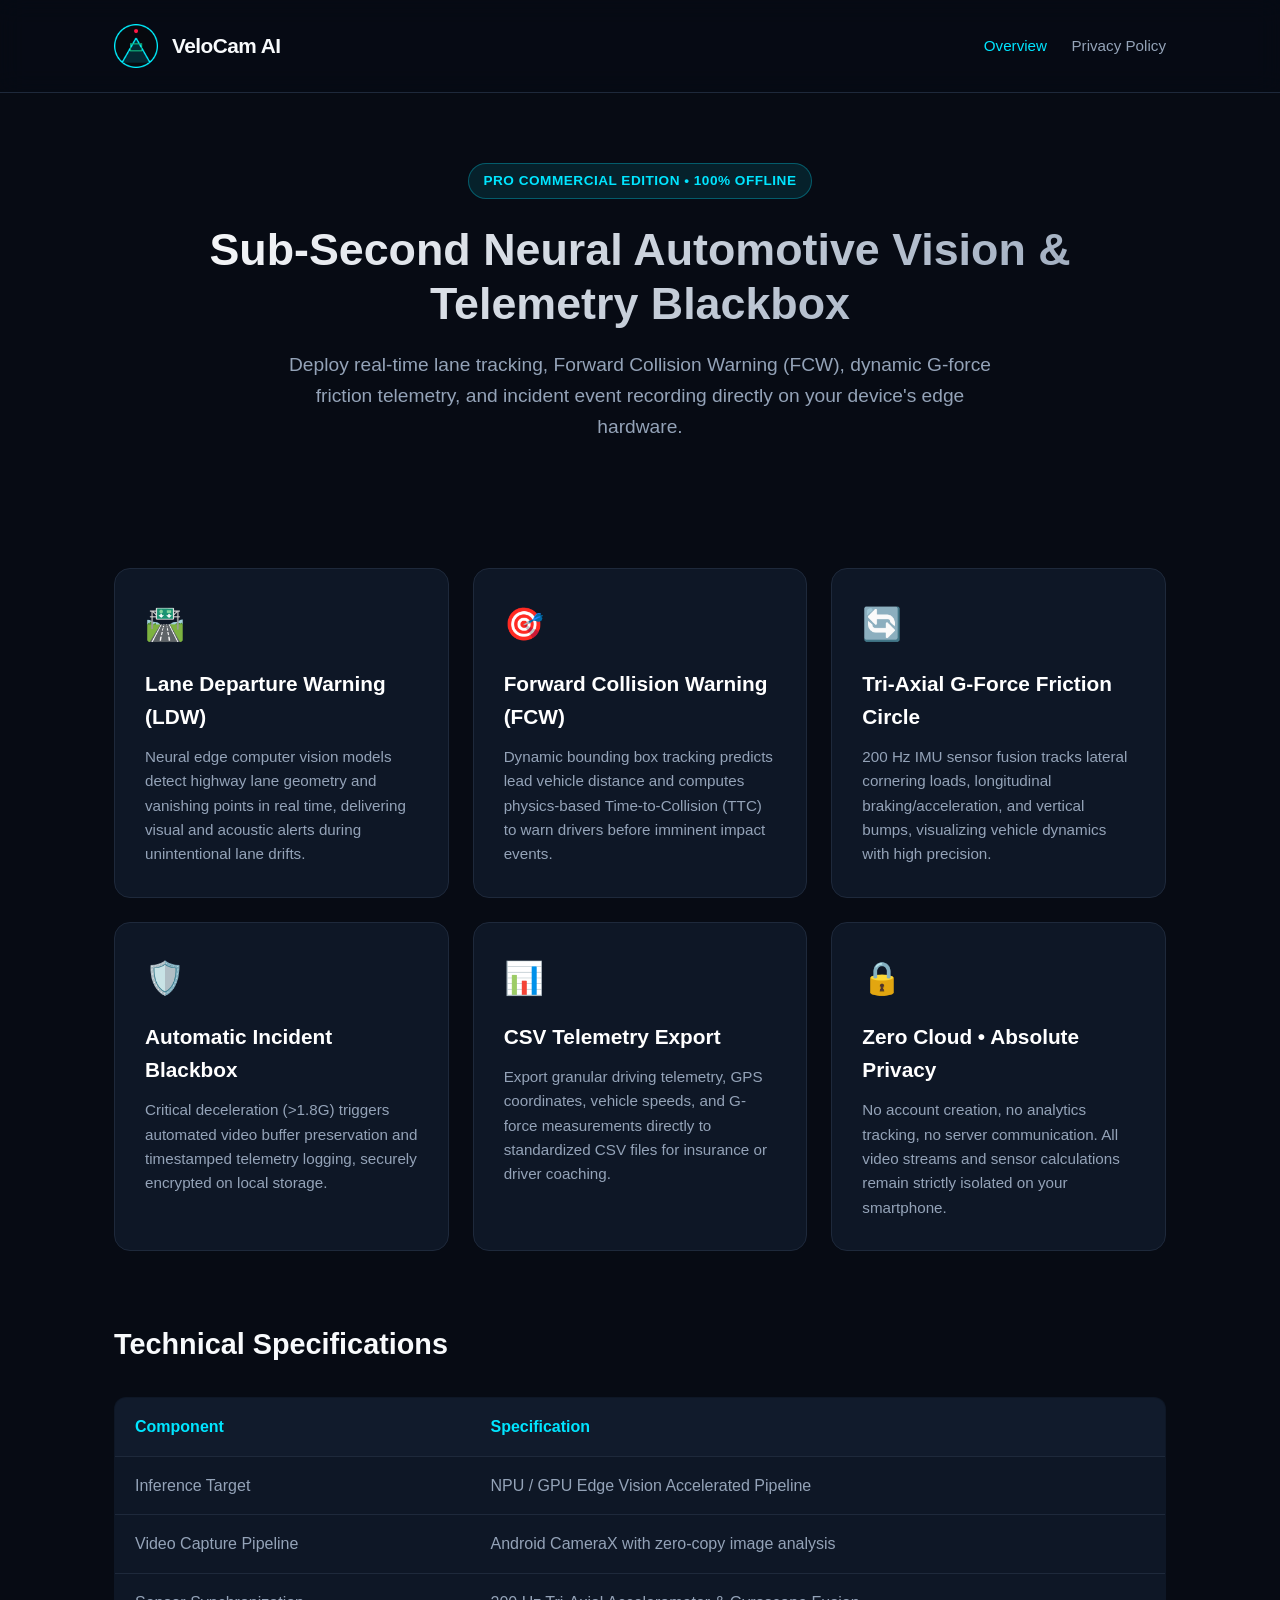
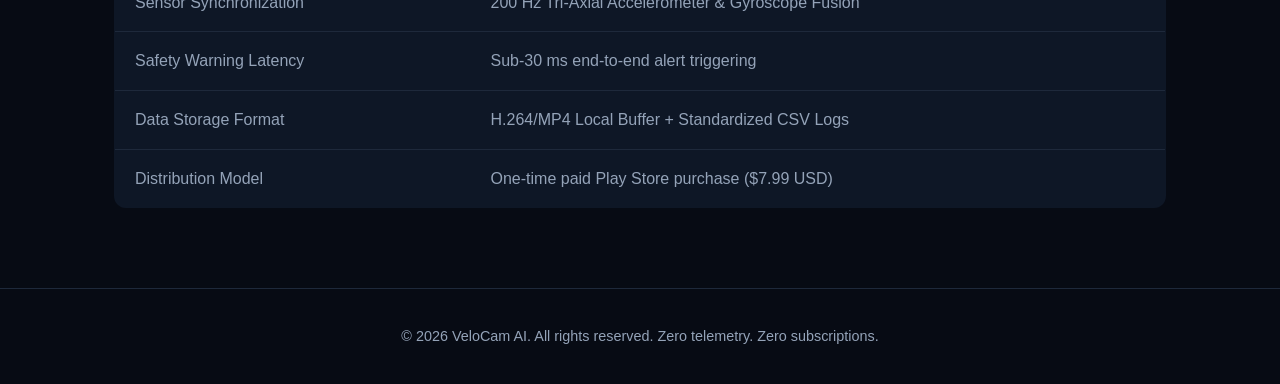
<file: index.html>
<!DOCTYPE html>
<html lang="en">
<head>
    <meta charset="UTF-8">
    <meta name="viewport" content="width=device-width, initial-scale=1.0">
    <title>VeloCam AI - Neural ADAS Dashcam & Impact Blackbox</title>
    <link rel="stylesheet" href="style.css">
</head>
<body>
    <header>
        <div class="container nav-container">
            <div class="logo-group">
                <img src="assets/icon.png" alt="VeloCam AI Logo">
                <h1>VeloCam AI</h1>
            </div>
            <nav>
                <a href="index.html" class="active">Overview</a>
                <a href="privacy.html">Privacy Policy</a>
            </nav>
        </div>
    </header>

    <main class="container">
        <section class="hero">
            <span class="badge">PRO COMMERCIAL EDITION • 100% OFFLINE</span>
            <h2>Sub-Second Neural Automotive Vision & Telemetry Blackbox</h2>
            <p>Deploy real-time lane tracking, Forward Collision Warning (FCW), dynamic G-force friction telemetry, and incident event recording directly on your device's edge hardware.</p>
        </section>

        <section class="features-grid">
            <div class="card">
                <span class="icon">🛣️</span>
                <h3>Lane Departure Warning (LDW)</h3>
                <p>Neural edge computer vision models detect highway lane geometry and vanishing points in real time, delivering visual and acoustic alerts during unintentional lane drifts.</p>
            </div>
            <div class="card">
                <span class="icon">🎯</span>
                <h3>Forward Collision Warning (FCW)</h3>
                <p>Dynamic bounding box tracking predicts lead vehicle distance and computes physics-based Time-to-Collision (TTC) to warn drivers before imminent impact events.</p>
            </div>
            <div class="card">
                <span class="icon">🔄</span>
                <h3>Tri-Axial G-Force Friction Circle</h3>
                <p>200 Hz IMU sensor fusion tracks lateral cornering loads, longitudinal braking/acceleration, and vertical bumps, visualizing vehicle dynamics with high precision.</p>
            </div>
            <div class="card">
                <span class="icon">🛡️</span>
                <h3>Automatic Incident Blackbox</h3>
                <p>Critical deceleration (>1.8G) triggers automated video buffer preservation and timestamped telemetry logging, securely encrypted on local storage.</p>
            </div>
            <div class="card">
                <span class="icon">📊</span>
                <h3>CSV Telemetry Export</h3>
                <p>Export granular driving telemetry, GPS coordinates, vehicle speeds, and G-force measurements directly to standardized CSV files for insurance or driver coaching.</p>
            </div>
            <div class="card">
                <span class="icon">🔒</span>
                <h3>Zero Cloud • Absolute Privacy</h3>
                <p>No account creation, no analytics tracking, no server communication. All video streams and sensor calculations remain strictly isolated on your smartphone.</p>
            </div>
        </section>

        <section>
            <h3 style="font-size: 1.8rem; margin-bottom: 20px;">Technical Specifications</h3>
            <table class="spec-table">
                <tr><th>Component</th><th>Specification</th></tr>
                <tr><td>Inference Target</td><td>NPU / GPU Edge Vision Accelerated Pipeline</td></tr>
                <tr><td>Video Capture Pipeline</td><td>Android CameraX with zero-copy image analysis</td></tr>
                <tr><td>Sensor Synchronization</td><td>200 Hz Tri-Axial Accelerometer & Gyroscope Fusion</td></tr>
                <tr><td>Safety Warning Latency</td><td>Sub-30 ms end-to-end alert triggering</td></tr>
                <tr><td>Data Storage Format</td><td>H.264/MP4 Local Buffer + Standardized CSV Logs</td></tr>
                <tr><td>Distribution Model</td><td>One-time paid Play Store purchase ($7.99 USD)</td></tr>
            </table>
        </section>
    </main>

    <footer>
        <div class="container">
            <p>&copy; 2026 VeloCam AI. All rights reserved. Zero telemetry. Zero subscriptions.</p>
        </div>
    </footer>
</body>
</html>
</file>
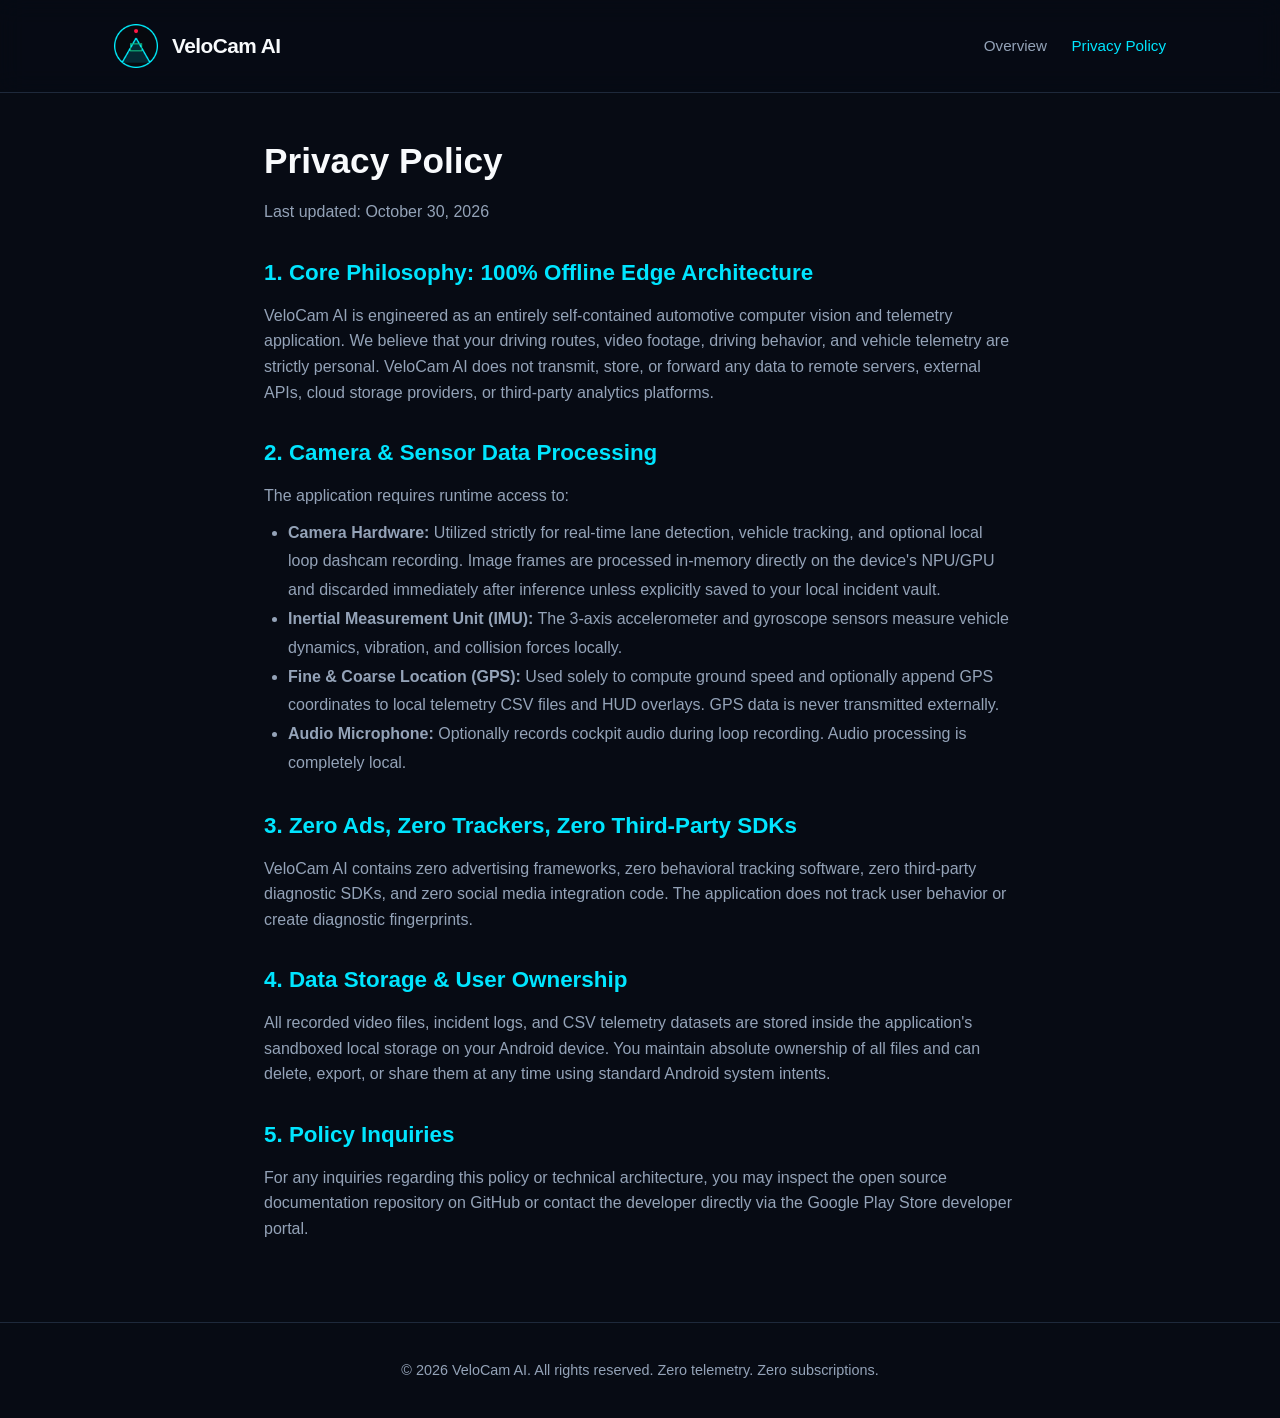
<file: privacy.html>
<!DOCTYPE html>
<html lang="en">
<head>
    <meta charset="UTF-8">
    <meta name="viewport" content="width=device-width, initial-scale=1.0">
    <title>Privacy Policy - VeloCam AI</title>
    <link rel="stylesheet" href="style.css">
</head>
<body>
    <header>
        <div class="container nav-container">
            <div class="logo-group">
                <img src="assets/icon.png" alt="VeloCam AI Logo">
                <h1>VeloCam AI</h1>
            </div>
            <nav>
                <a href="index.html">Overview</a>
                <a href="privacy.html" class="active">Privacy Policy</a>
            </nav>
        </div>
    </header>

    <main class="container" style="max-width: 800px; padding-top: 40px;">
        <h2 style="font-size: 2.2rem; margin-bottom: 10px;">Privacy Policy</h2>
        <p style="color: var(--text-muted); margin-bottom: 30px;">Last updated: October 30, 2026</p>

        <section style="margin-bottom: 30px;">
            <h3 style="font-size: 1.4rem; color: var(--accent-cyan); margin-bottom: 12px;">1. Core Philosophy: 100% Offline Edge Architecture</h3>
            <p style="color: var(--text-muted);">VeloCam AI is engineered as an entirely self-contained automotive computer vision and telemetry application. We believe that your driving routes, video footage, driving behavior, and vehicle telemetry are strictly personal. VeloCam AI does not transmit, store, or forward any data to remote servers, external APIs, cloud storage providers, or third-party analytics platforms.</p>
        </section>

        <section style="margin-bottom: 30px;">
            <h3 style="font-size: 1.4rem; color: var(--accent-cyan); margin-bottom: 12px;">2. Camera & Sensor Data Processing</h3>
            <p style="color: var(--text-muted);">The application requires runtime access to:</p>
            <ul style="color: var(--text-muted); margin-left: 24px; margin-top: 10px; line-height: 1.8;">
                <li><strong>Camera Hardware:</strong> Utilized strictly for real-time lane detection, vehicle tracking, and optional local loop dashcam recording. Image frames are processed in-memory directly on the device's NPU/GPU and discarded immediately after inference unless explicitly saved to your local incident vault.</li>
                <li><strong>Inertial Measurement Unit (IMU):</strong> The 3-axis accelerometer and gyroscope sensors measure vehicle dynamics, vibration, and collision forces locally.</li>
                <li><strong>Fine & Coarse Location (GPS):</strong> Used solely to compute ground speed and optionally append GPS coordinates to local telemetry CSV files and HUD overlays. GPS data is never transmitted externally.</li>
                <li><strong>Audio Microphone:</strong> Optionally records cockpit audio during loop recording. Audio processing is completely local.</li>
            </ul>
        </section>

        <section style="margin-bottom: 30px;">
            <h3 style="font-size: 1.4rem; color: var(--accent-cyan); margin-bottom: 12px;">3. Zero Ads, Zero Trackers, Zero Third-Party SDKs</h3>
            <p style="color: var(--text-muted);">VeloCam AI contains zero advertising frameworks, zero behavioral tracking software, zero third-party diagnostic SDKs, and zero social media integration code. The application does not track user behavior or create diagnostic fingerprints.</p>
        </section>

        <section style="margin-bottom: 30px;">
            <h3 style="font-size: 1.4rem; color: var(--accent-cyan); margin-bottom: 12px;">4. Data Storage & User Ownership</h3>
            <p style="color: var(--text-muted);">All recorded video files, incident logs, and CSV telemetry datasets are stored inside the application's sandboxed local storage on your Android device. You maintain absolute ownership of all files and can delete, export, or share them at any time using standard Android system intents.</p>
        </section>

        <section style="margin-bottom: 30px;">
            <h3 style="font-size: 1.4rem; color: var(--accent-cyan); margin-bottom: 12px;">5. Policy Inquiries</h3>
            <p style="color: var(--text-muted);">For any inquiries regarding this policy or technical architecture, you may inspect the open source documentation repository on GitHub or contact the developer directly via the Google Play Store developer portal.</p>
        </section>
    </main>

    <footer>
        <div class="container">
            <p>&copy; 2026 VeloCam AI. All rights reserved. Zero telemetry. Zero subscriptions.</p>
        </div>
    </footer>
</body>
</html>
</file>
<file: style.css>
:root {
    --bg-dark: #070B14;
    --card-bg: #0E1726;
    --accent-cyan: #00E5FF;
    --accent-red: #FF0055;
    --accent-gold: #FFB703;
    --text-main: #F8FAFC;
    --text-muted: #94A3B8;
    --border-color: #1E293B;
}

* {
    margin: 0;
    padding: 0;
    box-sizing: border-box;
    font-family: -apple-system, BlinkMacSystemFont, "Segoe UI", Roboto, Helvetica, Arial, sans-serif;
}

body {
    background-color: var(--bg-dark);
    color: var(--text-main);
    line-height: 1.6;
}

.container {
    max-width: 1100px;
    margin: 0 auto;
    padding: 0 24px;
}

header {
    border-bottom: 1px solid var(--border-color);
    padding: 24px 0;
    background: rgba(7, 11, 20, 0.85);
    backdrop-filter: blur(12px);
    position: sticky;
    top: 0;
    z-index: 100;
}

header .nav-container {
    display: flex;
    justify-content: space-between;
    align-items: center;
}

.logo-group {
    display: flex;
    align-items: center;
    gap: 14px;
}

.logo-group img {
    width: 44px;
    height: 44px;
    border-radius: 10px;
}

.logo-group h1 {
    font-size: 1.3rem;
    font-weight: 700;
    letter-spacing: -0.5px;
}

nav a {
    color: var(--text-muted);
    text-decoration: none;
    margin-left: 20px;
    font-weight: 500;
    font-size: 0.95rem;
    transition: color 0.2s;
}

nav a:hover, nav a.active {
    color: var(--accent-cyan);
}

.hero {
    padding: 70px 0 50px;
    text-align: center;
}

.badge {
    display: inline-block;
    padding: 6px 14px;
    background: rgba(0, 229, 255, 0.1);
    color: var(--accent-cyan);
    border: 1px solid rgba(0, 229, 255, 0.3);
    border-radius: 50px;
    font-size: 0.85rem;
    font-weight: 600;
    margin-bottom: 24px;
    letter-spacing: 0.5px;
}

.hero h2 {
    font-size: 2.8rem;
    font-weight: 800;
    line-height: 1.2;
    margin-bottom: 20px;
    background: linear-gradient(135deg, #FFFFFF 0%, #94A3B8 100%);
    -webkit-background-clip: text;
    -webkit-text-fill-color: transparent;
}

.hero p {
    font-size: 1.2rem;
    color: var(--text-muted);
    max-width: 720px;
    margin: 0 auto 36px;
}

.features-grid {
    display: grid;
    grid-template-columns: repeat(auto-fit, minmax(300px, 1fr));
    gap: 24px;
    margin: 40px 0 70px;
}

.card {
    background: var(--card-bg);
    border: 1px solid var(--border-color);
    border-radius: 16px;
    padding: 30px;
    transition: transform 0.2s, border-color 0.2s;
}

.card:hover {
    transform: translateY(-4px);
    border-color: var(--accent-cyan);
}

.card .icon {
    font-size: 2rem;
    margin-bottom: 16px;
    display: inline-block;
}

.card h3 {
    font-size: 1.3rem;
    margin-bottom: 12px;
    color: #FFFFFF;
}

.card p {
    color: var(--text-muted);
    font-size: 0.95rem;
    line-height: 1.6;
}

.spec-table {
    width: 100%;
    border-collapse: collapse;
    margin: 30px 0;
    background: var(--card-bg);
    border-radius: 12px;
    overflow: hidden;
    border: 1px solid var(--border-color);
}

.spec-table th, .spec-table td {
    padding: 16px 20px;
    text-align: left;
    border-bottom: 1px solid var(--border-color);
}

.spec-table th {
    background: #111B2C;
    color: var(--accent-cyan);
    font-weight: 600;
}

.spec-table td {
    color: var(--text-muted);
}

.spec-table tr:last-child td {
    border-bottom: none;
}

footer {
    border-top: 1px solid var(--border-color);
    padding: 36px 0;
    text-align: center;
    color: var(--text-muted);
    font-size: 0.9rem;
    margin-top: 80px;
}
</file>
